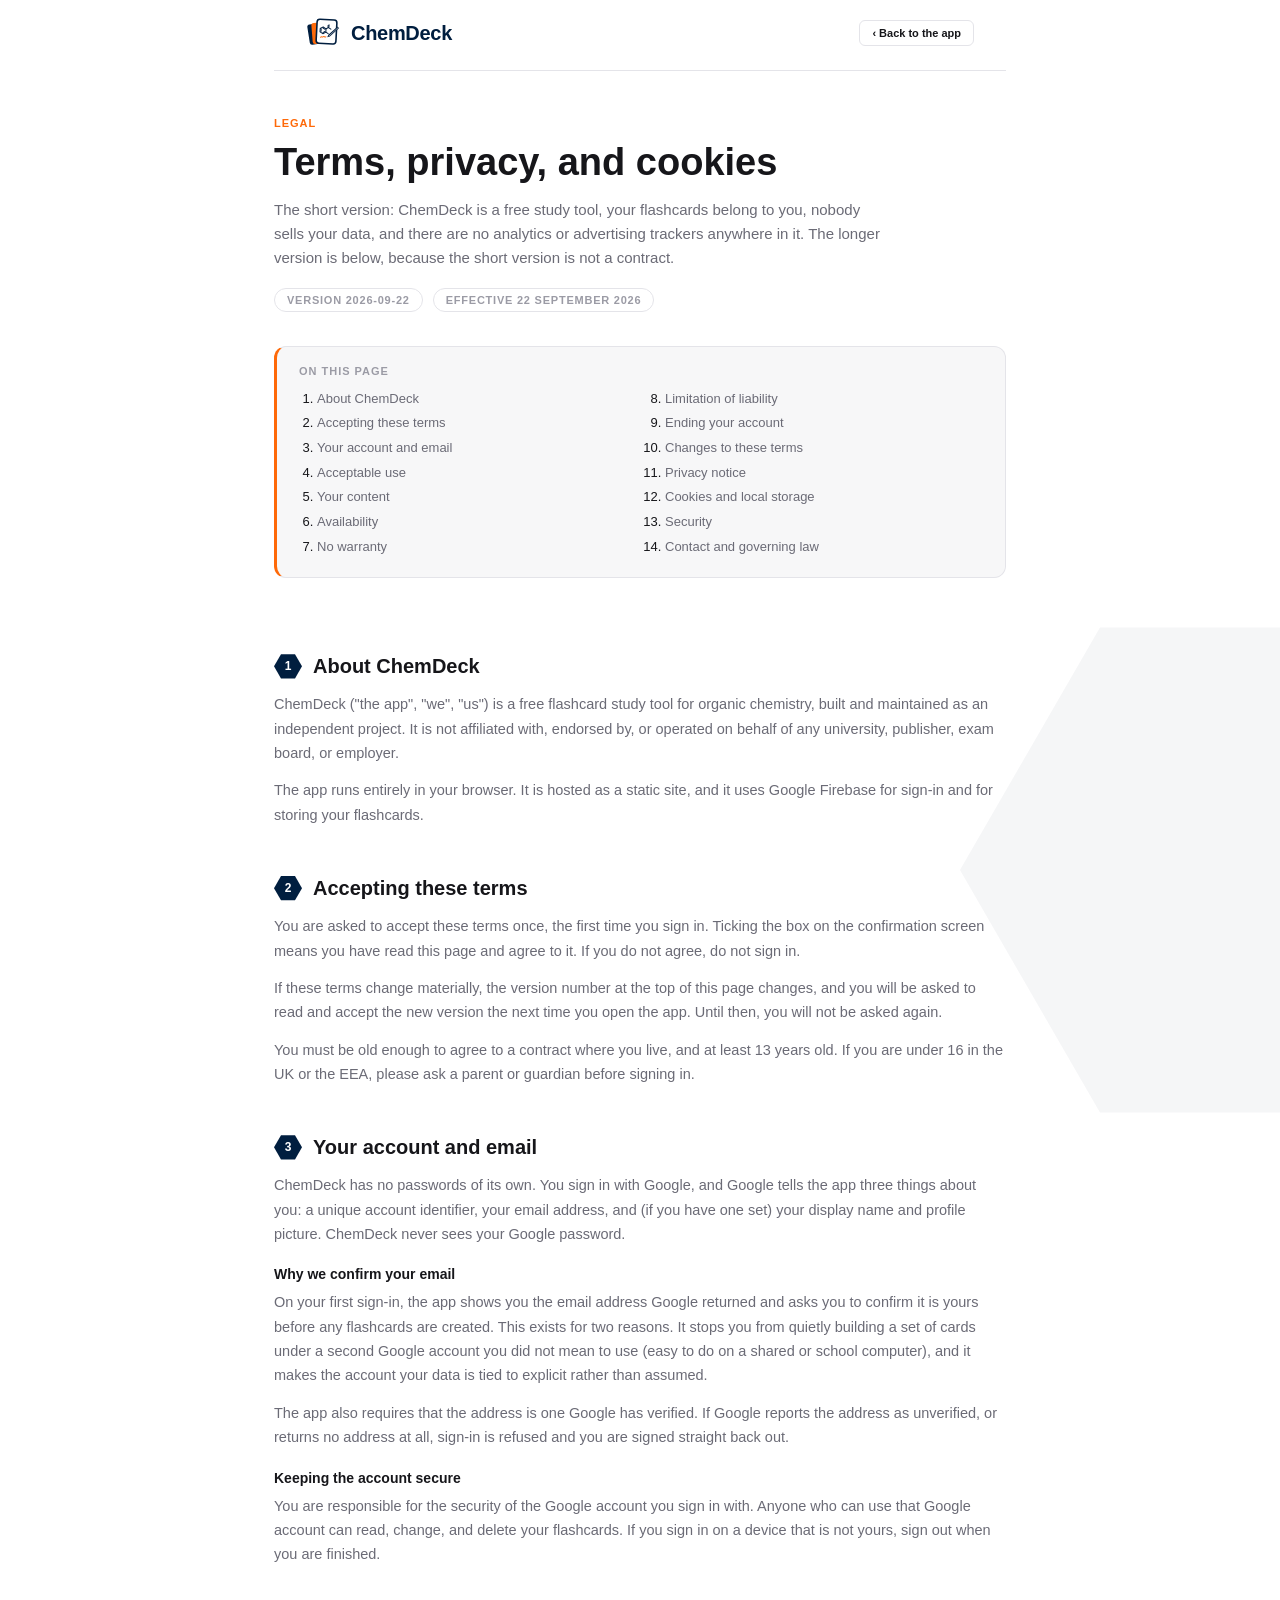
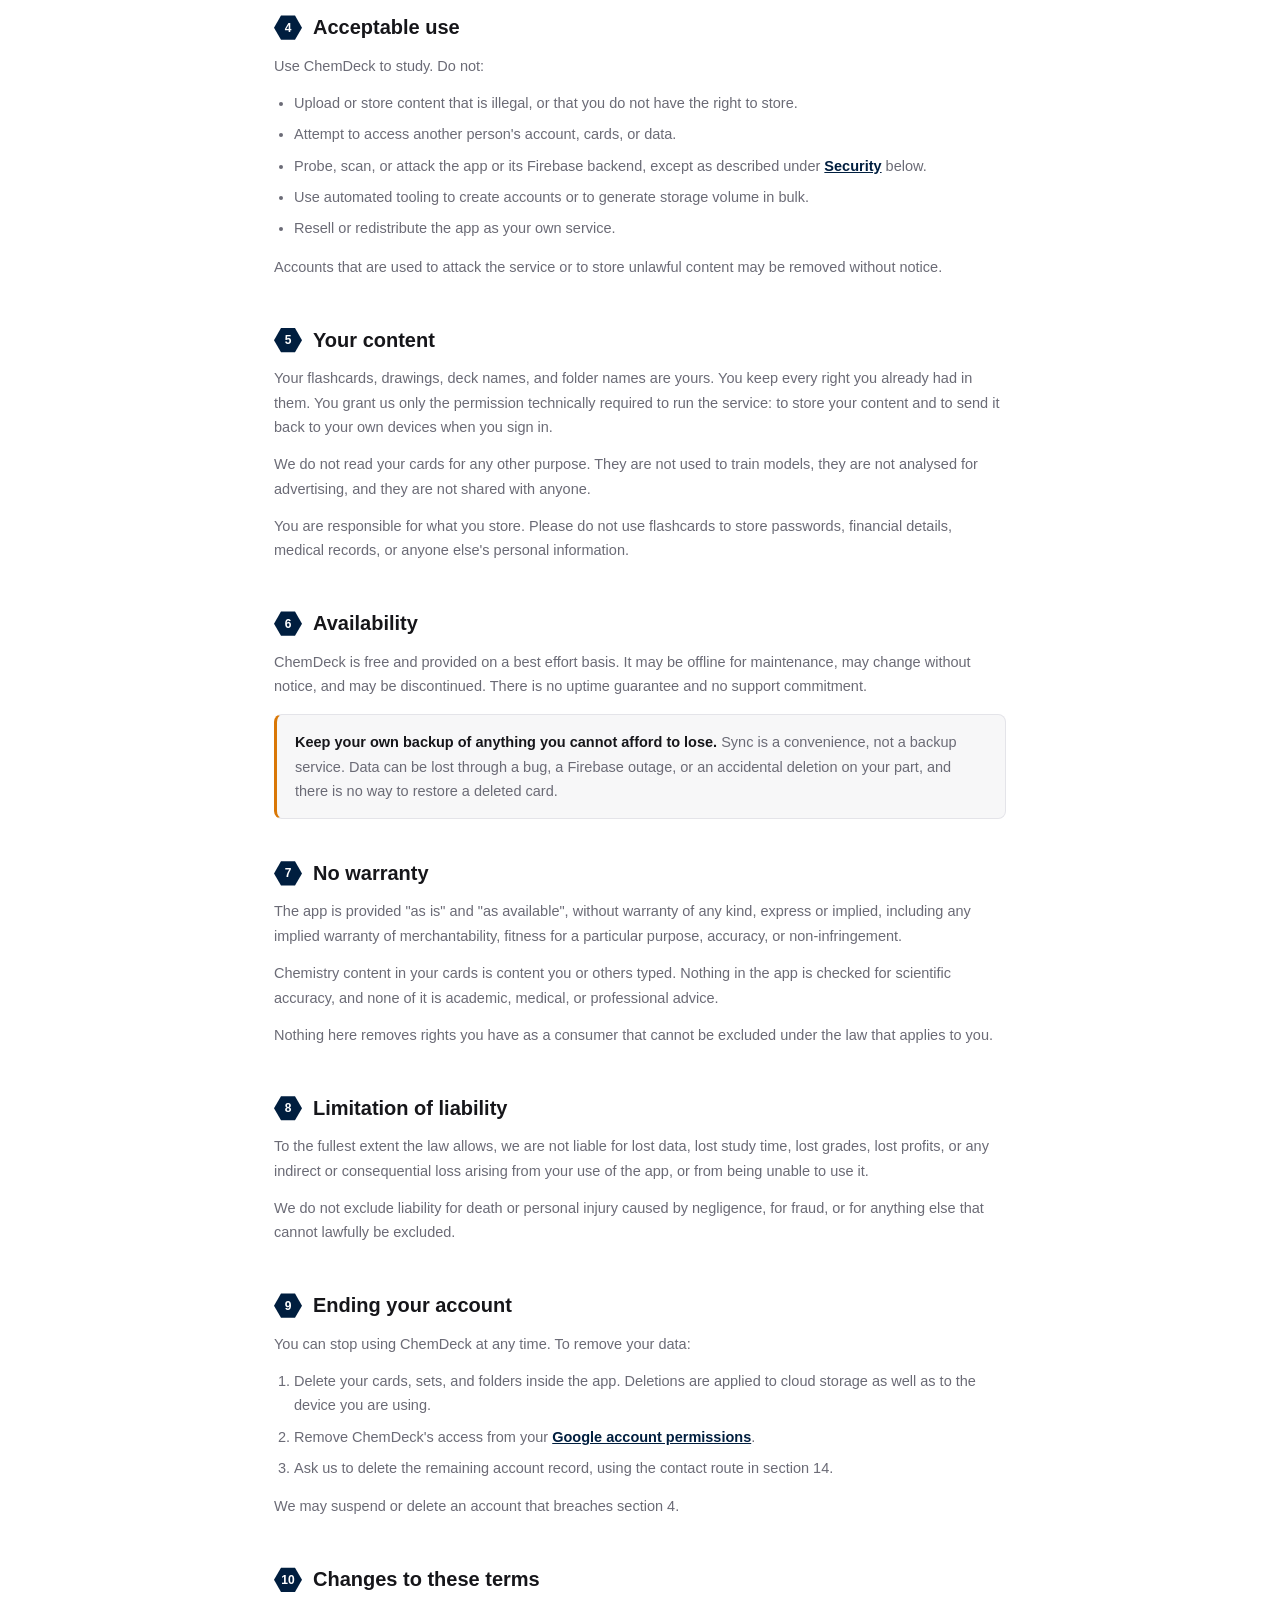
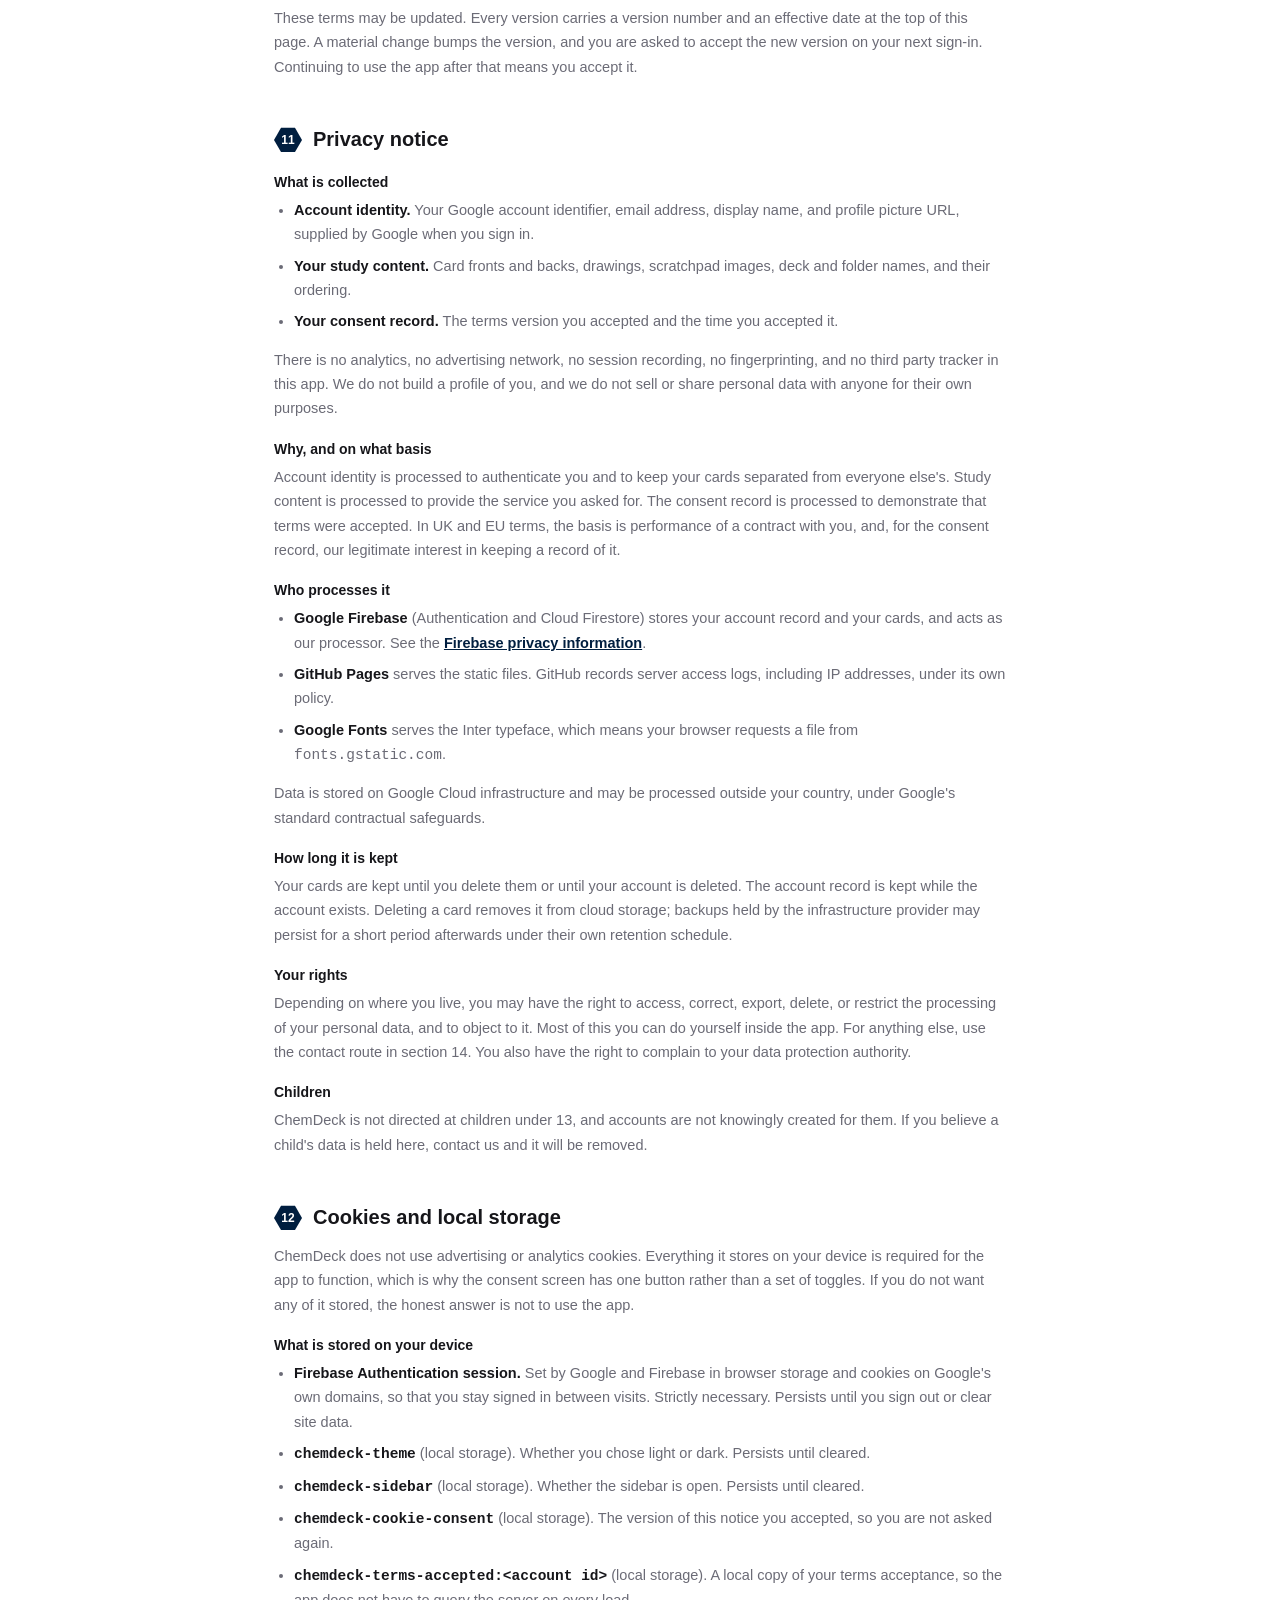
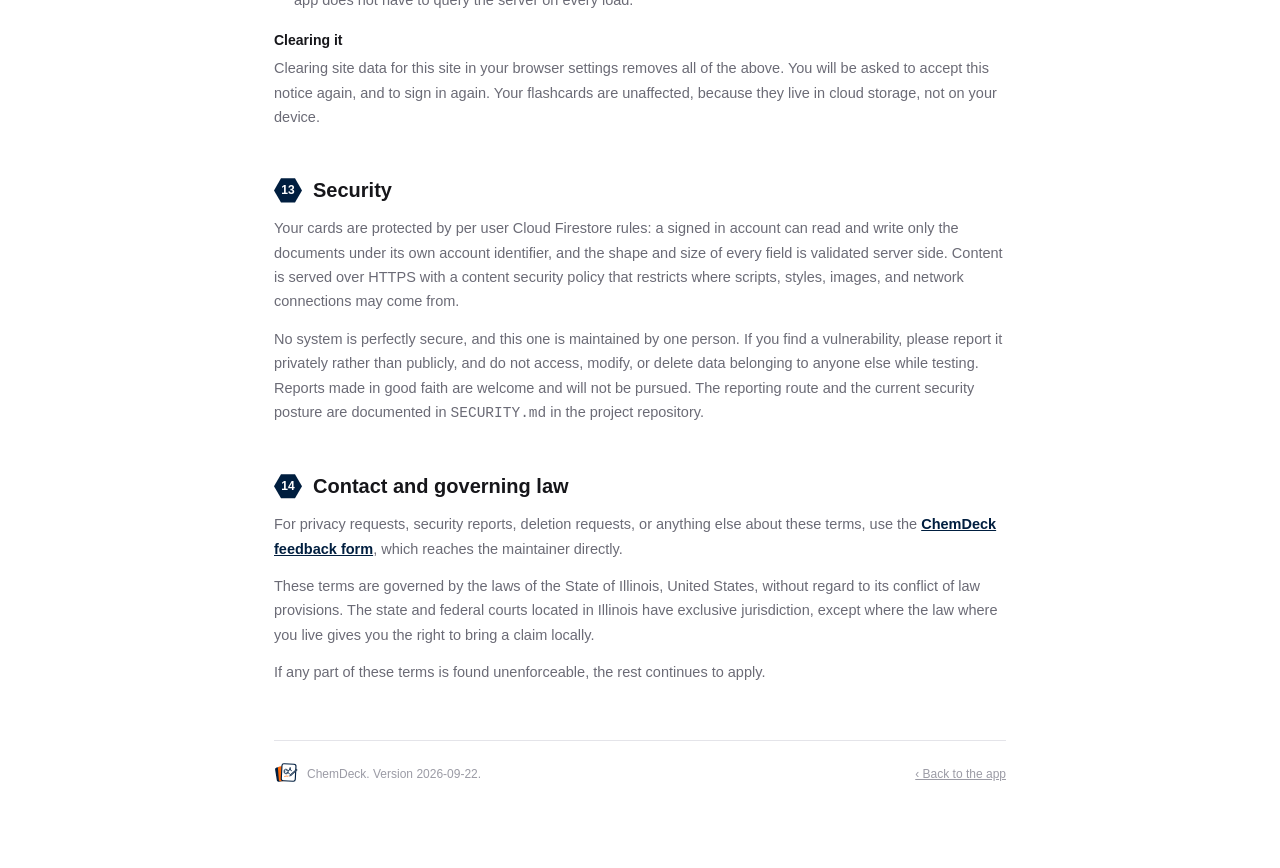
<file: terms.html>
<!DOCTYPE html>
<html lang="en">

<head>
    <meta charset="UTF-8" />
    <meta name="viewport" content="width=device-width, initial-scale=1.0" />
    <title>Terms and Conditions — ChemDeck</title>
    <meta name="description" content="The terms, privacy notice, and cookie policy for ChemDeck." />
    <meta http-equiv="Content-Security-Policy"
        content="default-src 'none'; script-src 'self'; style-src 'self' 'unsafe-inline' https://fonts.googleapis.com; font-src https://fonts.gstatic.com; img-src 'self' data:; connect-src 'self'; object-src 'none'; base-uri 'none'; form-action 'none'; upgrade-insecure-requests" />
    <meta name="referrer" content="strict-origin-when-cross-origin" />
    <link rel="icon" href="data:image/svg+xml,%3Csvg%20xmlns%3D%22http%3A%2F%2Fwww.w3.org%2F2000%2Fsvg%22%20viewBox%3D%221%204%2099%2084%22%3E%3Crect%20x%3D%229%22%20y%3D%2223%22%20width%3D%2247%22%20height%3D%2258%22%20rx%3D%227%22%20fill%3D%22%23001e3f%22%20transform%3D%22rotate%28-9%2032%2052%29%22%2F%3E%3Crect%20x%3D%2219%22%20y%3D%2220%22%20width%3D%2249%22%20height%3D%2260%22%20rx%3D%227%22%20fill%3D%22%23fe6909%22%20transform%3D%22rotate%28-4.5%2044%2050%29%22%2F%3E%3Cg%20transform%3D%22rotate%283%2060%2046%29%22%3E%3Crect%20x%3D%2232%22%20y%3D%2212%22%20width%3D%2256%22%20height%3D%2268%22%20rx%3D%228%22%20fill%3D%22%23ffffff%22%20stroke%3D%22%23001e3f%22%20stroke-width%3D%224.5%22%2F%3E%3Cg%20fill%3D%22none%22%20stroke%3D%22%23001e3f%22%20stroke-width%3D%222.8%22%20stroke-linecap%3D%22round%22%20stroke-linejoin%3D%22round%22%3E%3Cpolygon%20points%3D%2250%2C33.5%2058.23%2C38.25%2058.23%2C47.75%2050%2C52.5%2041.77%2C47.75%2041.77%2C38.25%22%2F%3E%3Cpath%20d%3D%22M44.47%2039.65V46.35%22%2F%3E%3Cpath%20d%3D%22M49.86%2036.54%2055.67%2039.89%22%2F%3E%3Cpath%20d%3D%22M55.67%2046.11%2049.86%2049.46%22%2F%3E%3Cpath%20d%3D%22M58.23%2047.75%2065%2051.5%22%2F%3E%3Cpath%20d%3D%22M58.23%2038.25%2065%2034.5%22%2F%3E%3Cpath%20d%3D%22M63.8%2034.5V27.5%22%2F%3E%3Cpath%20d%3D%22M66.2%2033.6V26.6%22%2F%3E%3Cpath%20d%3D%22M65%2034.5%2072%2038.5%22%2F%3E%3C%2Fg%3E%3Cpath%20d%3D%22M44%2063c3-4%205%201%208-2%202-2%204%202%207%200%22%20fill%3D%22none%22%20stroke%3D%22%23fe6909%22%20stroke-width%3D%222.9%22%20stroke-linecap%3D%22round%22%20stroke-linejoin%3D%22round%22%2F%3E%3Cpolygon%20points%3D%2263%2C62%2070.21%2C59.31%2095.26%2C34.26%2090.74%2C29.74%2065.69%2C54.79%22%20fill%3D%22%23001e3f%22%2F%3E%3Cpath%20d%3D%22M68.2%2057.3%2093%2032.5%22%20fill%3D%22none%22%20stroke%3D%22%23ffffff%22%20stroke-width%3D%221.4%22%20stroke-linecap%3D%22round%22%2F%3E%3C%2Fg%3E%3C%2Fsvg%3E" />
    <link rel="icon" href="data:image/svg+xml,%3Csvg%20xmlns%3D%22http%3A%2F%2Fwww.w3.org%2F2000%2Fsvg%22%20viewBox%3D%221%204%2099%2084%22%3E%3Crect%20x%3D%229%22%20y%3D%2223%22%20width%3D%2247%22%20height%3D%2258%22%20rx%3D%227%22%20fill%3D%22%232a3f5c%22%20transform%3D%22rotate%28-9%2032%2052%29%22%2F%3E%3Crect%20x%3D%2219%22%20y%3D%2220%22%20width%3D%2249%22%20height%3D%2260%22%20rx%3D%227%22%20fill%3D%22%23ff7a1f%22%20transform%3D%22rotate%28-4.5%2044%2050%29%22%2F%3E%3Cg%20transform%3D%22rotate%283%2060%2046%29%22%3E%3Crect%20x%3D%2232%22%20y%3D%2212%22%20width%3D%2256%22%20height%3D%2268%22%20rx%3D%228%22%20fill%3D%22%2312171e%22%20stroke%3D%22%23e8eef6%22%20stroke-width%3D%224.5%22%2F%3E%3Cg%20fill%3D%22none%22%20stroke%3D%22%23e8eef6%22%20stroke-width%3D%222.8%22%20stroke-linecap%3D%22round%22%20stroke-linejoin%3D%22round%22%3E%3Cpolygon%20points%3D%2250%2C33.5%2058.23%2C38.25%2058.23%2C47.75%2050%2C52.5%2041.77%2C47.75%2041.77%2C38.25%22%2F%3E%3Cpath%20d%3D%22M44.47%2039.65V46.35%22%2F%3E%3Cpath%20d%3D%22M49.86%2036.54%2055.67%2039.89%22%2F%3E%3Cpath%20d%3D%22M55.67%2046.11%2049.86%2049.46%22%2F%3E%3Cpath%20d%3D%22M58.23%2047.75%2065%2051.5%22%2F%3E%3Cpath%20d%3D%22M58.23%2038.25%2065%2034.5%22%2F%3E%3Cpath%20d%3D%22M63.8%2034.5V27.5%22%2F%3E%3Cpath%20d%3D%22M66.2%2033.6V26.6%22%2F%3E%3Cpath%20d%3D%22M65%2034.5%2072%2038.5%22%2F%3E%3C%2Fg%3E%3Cpath%20d%3D%22M44%2063c3-4%205%201%208-2%202-2%204%202%207%200%22%20fill%3D%22none%22%20stroke%3D%22%23ff7a1f%22%20stroke-width%3D%222.9%22%20stroke-linecap%3D%22round%22%20stroke-linejoin%3D%22round%22%2F%3E%3Cpolygon%20points%3D%2263%2C62%2070.21%2C59.31%2095.26%2C34.26%2090.74%2C29.74%2065.69%2C54.79%22%20fill%3D%22%23e8eef6%22%2F%3E%3Cpath%20d%3D%22M68.2%2057.3%2093%2032.5%22%20fill%3D%22none%22%20stroke%3D%22%2312171e%22%20stroke-width%3D%221.4%22%20stroke-linecap%3D%22round%22%2F%3E%3C%2Fg%3E%3C%2Fsvg%3E" media="(prefers-color-scheme: dark)" />
    <link rel="apple-touch-icon" href="data:image/svg+xml,%3Csvg%20xmlns%3D%22http%3A%2F%2Fwww.w3.org%2F2000%2Fsvg%22%20viewBox%3D%221%204%2099%2084%22%3E%3Crect%20x%3D%229%22%20y%3D%2223%22%20width%3D%2247%22%20height%3D%2258%22%20rx%3D%227%22%20fill%3D%22%23001e3f%22%20transform%3D%22rotate%28-9%2032%2052%29%22%2F%3E%3Crect%20x%3D%2219%22%20y%3D%2220%22%20width%3D%2249%22%20height%3D%2260%22%20rx%3D%227%22%20fill%3D%22%23fe6909%22%20transform%3D%22rotate%28-4.5%2044%2050%29%22%2F%3E%3Cg%20transform%3D%22rotate%283%2060%2046%29%22%3E%3Crect%20x%3D%2232%22%20y%3D%2212%22%20width%3D%2256%22%20height%3D%2268%22%20rx%3D%228%22%20fill%3D%22%23ffffff%22%20stroke%3D%22%23001e3f%22%20stroke-width%3D%224.5%22%2F%3E%3Cg%20fill%3D%22none%22%20stroke%3D%22%23001e3f%22%20stroke-width%3D%222.8%22%20stroke-linecap%3D%22round%22%20stroke-linejoin%3D%22round%22%3E%3Cpolygon%20points%3D%2250%2C33.5%2058.23%2C38.25%2058.23%2C47.75%2050%2C52.5%2041.77%2C47.75%2041.77%2C38.25%22%2F%3E%3Cpath%20d%3D%22M44.47%2039.65V46.35%22%2F%3E%3Cpath%20d%3D%22M49.86%2036.54%2055.67%2039.89%22%2F%3E%3Cpath%20d%3D%22M55.67%2046.11%2049.86%2049.46%22%2F%3E%3Cpath%20d%3D%22M58.23%2047.75%2065%2051.5%22%2F%3E%3Cpath%20d%3D%22M58.23%2038.25%2065%2034.5%22%2F%3E%3Cpath%20d%3D%22M63.8%2034.5V27.5%22%2F%3E%3Cpath%20d%3D%22M66.2%2033.6V26.6%22%2F%3E%3Cpath%20d%3D%22M65%2034.5%2072%2038.5%22%2F%3E%3C%2Fg%3E%3Cpath%20d%3D%22M44%2063c3-4%205%201%208-2%202-2%204%202%207%200%22%20fill%3D%22none%22%20stroke%3D%22%23fe6909%22%20stroke-width%3D%222.9%22%20stroke-linecap%3D%22round%22%20stroke-linejoin%3D%22round%22%2F%3E%3Cpolygon%20points%3D%2263%2C62%2070.21%2C59.31%2095.26%2C34.26%2090.74%2C29.74%2065.69%2C54.79%22%20fill%3D%22%23001e3f%22%2F%3E%3Cpath%20d%3D%22M68.2%2057.3%2093%2032.5%22%20fill%3D%22none%22%20stroke%3D%22%23ffffff%22%20stroke-width%3D%221.4%22%20stroke-linecap%3D%22round%22%2F%3E%3C%2Fg%3E%3C%2Fsvg%3E" />
    <script src="theme-init.js"></script>
    <link rel="preconnect" href="https://fonts.googleapis.com" />
    <link rel="preconnect" href="https://fonts.gstatic.com" crossorigin />
    <link href="https://fonts.googleapis.com/css2?family=Inter:wght@300;400;500;600;700;800&display=swap"
        rel="stylesheet" />
    <link rel="stylesheet" href="style.css" />
</head>

<body>

    <svg class="brand-sprite" width="0" height="0" aria-hidden="true" focusable="false">
        <symbol id="cd-mark" viewBox="1 4 99 84"><rect x="9" y="23" width="47" height="58" rx="7" fill="var(--mark-back)" transform="rotate(-9 32 52)"/><rect x="19" y="20" width="49" height="60" rx="7" fill="var(--accent-2)" transform="rotate(-4.5 44 50)"/><g transform="rotate(3 60 46)"><rect x="32" y="12" width="56" height="68" rx="8" fill="var(--mark-card)" stroke="var(--mark-ink)" stroke-width="4.5"/><g fill="none" stroke="var(--mark-ink)" stroke-width="2.8" stroke-linecap="round" stroke-linejoin="round"><polygon points="50,33.5 58.23,38.25 58.23,47.75 50,52.5 41.77,47.75 41.77,38.25"/><path d="M44.47 39.65V46.35"/><path d="M49.86 36.54 55.67 39.89"/><path d="M55.67 46.11 49.86 49.46"/><path d="M58.23 47.75 65 51.5"/><path d="M58.23 38.25 65 34.5"/><path d="M63.8 34.5V27.5"/><path d="M66.2 33.6V26.6"/><path d="M65 34.5 72 38.5"/></g><path d="M44 63c3-4 5 1 8-2 2-2 4 2 7 0" fill="none" stroke="var(--accent-2)" stroke-width="2.9" stroke-linecap="round" stroke-linejoin="round"/><polygon points="63,62 70.21,59.31 95.26,34.26 90.74,29.74 65.69,54.79" fill="var(--mark-ink)"/><path d="M68.2 57.3 93 32.5" fill="none" stroke="var(--mark-card)" stroke-width="1.4" stroke-linecap="round"/></g></symbol>
    </svg>

    <div class="bg-glow">
        <div class="orb"></div>
        <div class="orb"></div>
        <div class="orb"></div>
    </div>

    <svg class="legal-watermark" viewBox="0 0 100 100" aria-hidden="true">
        <polygon points="100,50 75,93.3 25,93.3 0,50 25,6.7 75,6.7" />
    </svg>

    <div class="legal-page">

        <header class="legal-header">
            <a class="brand-lockup legal-brand" href="index.html">
                <svg class="header-logo" viewBox="1 4 99 84" aria-hidden="true"><use href="#cd-mark" /></svg>
                <span class="logo-text">ChemDeck</span>
            </a>
            <a class="btn btn-sm" href="index.html">‹ Back to the app</a>
        </header>

        <div class="legal-hero">
            <span class="legal-eyebrow">Legal</span>
            <h1>Terms, privacy, and cookies</h1>
            <p>The short version: ChemDeck is a free study tool, your flashcards belong to you, nobody sells your data,
                and there are no analytics or advertising trackers anywhere in it. The longer version is below, because
                the short version is not a contract.</p>
            <div class="legal-meta">
                <span>Version 2026-09-22</span>
                <span>Effective 22 September 2026</span>
            </div>
        </div>

        <nav class="legal-toc">
            <h2>On this page</h2>
            <ol>
                <li><a href="#about">About ChemDeck</a></li>
                <li><a href="#acceptance">Accepting these terms</a></li>
                <li><a href="#account">Your account and email</a></li>
                <li><a href="#use">Acceptable use</a></li>
                <li><a href="#content">Your content</a></li>
                <li><a href="#availability">Availability</a></li>
                <li><a href="#warranty">No warranty</a></li>
                <li><a href="#liability">Limitation of liability</a></li>
                <li><a href="#ending">Ending your account</a></li>
                <li><a href="#changes">Changes to these terms</a></li>
                <li><a href="#privacy">Privacy notice</a></li>
                <li><a href="#cookies">Cookies and local storage</a></li>
                <li><a href="#security">Security</a></li>
                <li><a href="#contact">Contact and governing law</a></li>
            </ol>
        </nav>

        <section class="legal-section" id="about">
            <h2><span class="legal-num">1</span>About ChemDeck</h2>
            <p>ChemDeck ("the app", "we", "us") is a free flashcard study tool for organic chemistry, built and
                maintained as an independent project. It is not affiliated with, endorsed by, or operated on behalf of
                any university, publisher, exam board, or employer.</p>
            <p>The app runs entirely in your browser. It is hosted as a static site, and it uses Google Firebase for
                sign-in and for storing your flashcards.</p>
        </section>

        <section class="legal-section" id="acceptance">
            <h2><span class="legal-num">2</span>Accepting these terms</h2>
            <p>You are asked to accept these terms once, the first time you sign in. Ticking the box on the
                confirmation screen means you have read this page and agree to it. If you do not agree, do not sign
                in.</p>
            <p>If these terms change materially, the version number at the top of this page changes, and you will be
                asked to read and accept the new version the next time you open the app. Until then, you will not be
                asked again.</p>
            <p>You must be old enough to agree to a contract where you live, and at least 13 years old. If you are
                under 16 in the UK or the EEA, please ask a parent or guardian before signing in.</p>
        </section>

        <section class="legal-section" id="account">
            <h2><span class="legal-num">3</span>Your account and email</h2>
            <p>ChemDeck has no passwords of its own. You sign in with Google, and Google tells the app three things
                about you: a unique account identifier, your email address, and (if you have one set) your display name
                and profile picture. ChemDeck never sees your Google password.</p>
            <h3>Why we confirm your email</h3>
            <p>On your first sign-in, the app shows you the email address Google returned and asks you to confirm it is
                yours before any flashcards are created. This exists for two reasons. It stops you from quietly building
                a set of cards under a second Google account you did not mean to use (easy to do on a shared or school
                computer), and it makes the account your data is tied to explicit rather than assumed.</p>
            <p>The app also requires that the address is one Google has verified. If Google reports the address as
                unverified, or returns no address at all, sign-in is refused and you are signed straight back out.</p>
            <h3>Keeping the account secure</h3>
            <p>You are responsible for the security of the Google account you sign in with. Anyone who can use that
                Google account can read, change, and delete your flashcards. If you sign in on a device that is not
                yours, sign out when you are finished.</p>
        </section>

        <section class="legal-section" id="use">
            <h2><span class="legal-num">4</span>Acceptable use</h2>
            <p>Use ChemDeck to study. Do not:</p>
            <ul>
                <li>Upload or store content that is illegal, or that you do not have the right to store.</li>
                <li>Attempt to access another person's account, cards, or data.</li>
                <li>Probe, scan, or attack the app or its Firebase backend, except as described under
                    <a href="#security">Security</a> below.</li>
                <li>Use automated tooling to create accounts or to generate storage volume in bulk.</li>
                <li>Resell or redistribute the app as your own service.</li>
            </ul>
            <p>Accounts that are used to attack the service or to store unlawful content may be removed without
                notice.</p>
        </section>

        <section class="legal-section" id="content">
            <h2><span class="legal-num">5</span>Your content</h2>
            <p>Your flashcards, drawings, deck names, and folder names are yours. You keep every right you already had
                in them. You grant us only the permission technically required to run the service: to store your content
                and to send it back to your own devices when you sign in.</p>
            <p>We do not read your cards for any other purpose. They are not used to train models, they are not analysed
                for advertising, and they are not shared with anyone.</p>
            <p>You are responsible for what you store. Please do not use flashcards to store passwords, financial
                details, medical records, or anyone else's personal information.</p>
        </section>

        <section class="legal-section" id="availability">
            <h2><span class="legal-num">6</span>Availability</h2>
            <p>ChemDeck is free and provided on a best effort basis. It may be offline for maintenance, may change
                without notice, and may be discontinued. There is no uptime guarantee and no support commitment.</p>
            <div class="legal-callout">
                <p><strong>Keep your own backup of anything you cannot afford to lose.</strong> Sync is a convenience,
                    not a backup service. Data can be lost through a bug, a Firebase outage, or an accidental
                    deletion on your part, and there is no way to restore a deleted card.</p>
            </div>
        </section>

        <section class="legal-section" id="warranty">
            <h2><span class="legal-num">7</span>No warranty</h2>
            <p>The app is provided "as is" and "as available", without warranty of any kind, express or implied,
                including any implied warranty of merchantability, fitness for a particular purpose, accuracy, or
                non-infringement.</p>
            <p>Chemistry content in your cards is content you or others typed. Nothing in the app is checked for
                scientific accuracy, and none of it is academic, medical, or professional advice.</p>
            <p>Nothing here removes rights you have as a consumer that cannot be excluded under the law that applies to
                you.</p>
        </section>

        <section class="legal-section" id="liability">
            <h2><span class="legal-num">8</span>Limitation of liability</h2>
            <p>To the fullest extent the law allows, we are not liable for lost data, lost study time, lost grades, lost
                profits, or any indirect or consequential loss arising from your use of the app, or from being unable to
                use it.</p>
            <p>We do not exclude liability for death or personal injury caused by negligence, for fraud, or for anything
                else that cannot lawfully be excluded.</p>
        </section>

        <section class="legal-section" id="ending">
            <h2><span class="legal-num">9</span>Ending your account</h2>
            <p>You can stop using ChemDeck at any time. To remove your data:</p>
            <ol>
                <li>Delete your cards, sets, and folders inside the app. Deletions are applied to cloud storage as well
                    as to the device you are using.</li>
                <li>Remove ChemDeck's access from your
                    <a href="https://myaccount.google.com/permissions" target="_blank" rel="noopener noreferrer">Google
                        account permissions</a>.</li>
                <li>Ask us to delete the remaining account record, using the contact route in section 14.</li>
            </ol>
            <p>We may suspend or delete an account that breaches section 4.</p>
        </section>

        <section class="legal-section" id="changes">
            <h2><span class="legal-num">10</span>Changes to these terms</h2>
            <p>These terms may be updated. Every version carries a version number and an effective date at the top of
                this page. A material change bumps the version, and you are asked to accept the new version on your
                next sign-in. Continuing to use the app after that means you accept it.</p>
        </section>

        <section class="legal-section" id="privacy">
            <h2><span class="legal-num">11</span>Privacy notice</h2>

            <h3>What is collected</h3>
            <ul>
                <li><strong>Account identity.</strong> Your Google account identifier, email address, display name, and
                    profile picture URL, supplied by Google when you sign in.</li>
                <li><strong>Your study content.</strong> Card fronts and backs, drawings, scratchpad images, deck and
                    folder names, and their ordering.</li>
                <li><strong>Your consent record.</strong> The terms version you accepted and the time you accepted it.
                </li>
            </ul>
            <p>There is no analytics, no advertising network, no session recording, no fingerprinting, and no
                third party tracker in this app. We do not build a profile of you, and we do not sell or share personal
                data with anyone for their own purposes.</p>

            <h3>Why, and on what basis</h3>
            <p>Account identity is processed to authenticate you and to keep your cards separated from everyone else's.
                Study content is processed to provide the service you asked for. The consent record is processed to
                demonstrate that terms were accepted. In UK and EU terms, the basis is performance of a contract with
                you, and, for the consent record, our legitimate interest in keeping a record of it.</p>

            <h3>Who processes it</h3>
            <ul>
                <li><strong>Google Firebase</strong> (Authentication and Cloud Firestore) stores your account record and
                    your cards, and acts as our processor. See the
                    <a href="https://firebase.google.com/support/privacy" target="_blank" rel="noopener noreferrer">
                        Firebase privacy information</a>.</li>
                <li><strong>GitHub Pages</strong> serves the static files. GitHub records server access logs, including
                    IP addresses, under its own policy.</li>
                <li><strong>Google Fonts</strong> serves the Inter typeface, which means your browser requests a file
                    from <code>fonts.gstatic.com</code>.</li>
            </ul>
            <p>Data is stored on Google Cloud infrastructure and may be processed outside your country, under Google's
                standard contractual safeguards.</p>

            <h3>How long it is kept</h3>
            <p>Your cards are kept until you delete them or until your account is deleted. The account record is kept
                while the account exists. Deleting a card removes it from cloud storage; backups held by the
                infrastructure provider may persist for a short period afterwards under their own retention schedule.
                </p>

            <h3>Your rights</h3>
            <p>Depending on where you live, you may have the right to access, correct, export, delete, or restrict the
                processing of your personal data, and to object to it. Most of this you can do yourself inside the app.
                For anything else, use the contact route in section 14. You also have the right to complain to your
                data protection authority.</p>

            <h3>Children</h3>
            <p>ChemDeck is not directed at children under 13, and accounts are not knowingly created for them. If you
                believe a child's data is held here, contact us and it will be removed.</p>
        </section>

        <section class="legal-section" id="cookies">
            <h2><span class="legal-num">12</span>Cookies and local storage</h2>
            <p>ChemDeck does not use advertising or analytics cookies. Everything it stores on your device is required
                for the app to function, which is why the consent screen has one button rather than a set of toggles.
                If you do not want any of it stored, the honest answer is not to use the app.</p>

            <h3>What is stored on your device</h3>
            <ul>
                <li><strong>Firebase Authentication session.</strong> Set by Google and Firebase in browser storage and
                    cookies on Google's own domains, so that you stay signed in between visits. Strictly necessary.
                    Persists until you sign out or clear site data.</li>
                <li><strong><code>chemdeck-theme</code></strong> (local storage). Whether you chose light or dark.
                    Persists until cleared.</li>
                <li><strong><code>chemdeck-sidebar</code></strong> (local storage). Whether the sidebar is open.
                    Persists until cleared.</li>
                <li><strong><code>chemdeck-cookie-consent</code></strong> (local storage). The version of this notice
                    you accepted, so you are not asked again.</li>
                <li><strong><code>chemdeck-terms-accepted:&lt;account id&gt;</code></strong> (local storage). A local
                    copy of your terms acceptance, so the app does not have to query the server on every load.</li>
            </ul>

            <h3>Clearing it</h3>
            <p>Clearing site data for this site in your browser settings removes all of the above. You will be asked to
                accept this notice again, and to sign in again. Your flashcards are unaffected, because they live in
                cloud storage, not on your device.</p>
        </section>

        <section class="legal-section" id="security">
            <h2><span class="legal-num">13</span>Security</h2>
            <p>Your cards are protected by per user Cloud Firestore rules: a signed in account can read and write only
                the documents under its own account identifier, and the shape and size of every field is validated
                server side. Content is served over HTTPS with a content security policy that restricts where scripts,
                styles, images, and network connections may come from.</p>
            <p>No system is perfectly secure, and this one is maintained by one person. If you find a vulnerability,
                please report it privately rather than publicly, and do not access, modify, or delete data belonging to
                anyone else while testing. Reports made in good faith are welcome and will not be pursued. The reporting
                route and the current security posture are documented in <code>SECURITY.md</code> in the project
                repository.</p>
        </section>

        <section class="legal-section" id="contact">
            <h2><span class="legal-num">14</span>Contact and governing law</h2>
            <p>For privacy requests, security reports, deletion requests, or anything else about these terms, use the
                <a href="https://docs.google.com/forms/d/e/1FAIpQLScUP8M6NQgWFrLJnILMcgqaDOjJzO_IBMbGm-C5LzXB8sd2Ug/viewform?usp=dialog"
                    target="_blank" rel="noopener noreferrer">ChemDeck feedback form</a>, which reaches the maintainer
                directly.</p>
            <p>These terms are governed by the laws of the State of Illinois, United States, without regard to its
                conflict of law provisions. The state and federal courts located in Illinois have exclusive
                jurisdiction, except where the law where you live gives you the right to bring a claim locally.</p>
            <p>If any part of these terms is found unenforceable, the rest continues to apply.</p>
        </section>

        <footer class="legal-footer">
            <span class="legal-footer-brand">
                <svg class="header-logo" viewBox="1 4 99 84" aria-hidden="true"><use href="#cd-mark" /></svg>
                ChemDeck. Version 2026-09-22.
            </span>
            <a href="index.html">‹ Back to the app</a>
        </footer>

    </div>

</body>

</html>
</file>
<file: style.css>
*,
        *::before,
        *::after {
            margin: 0;
            padding: 0;
            box-sizing: border-box;
        }

        :root {
            --bg-primary: #ffffff;
            --bg-secondary: #f7f7f8;
            --bg-card: #ffffff;
            --bg-card-hover: #fafafa;
            --glass: #ffffff;
            --glass-border: #e4e4e9;
            --text-primary: #16161a;
            --text-secondary: #6b6b76;
            --text-muted: #9b9ba5;
            --accent: #001e3f;
            --accent-glow: rgba(0, 30, 63, 0.08);
            --accent-light: #143c64;
            --accent-2: #fe6909;
            --accent-2-glow: rgba(254, 105, 9, 0.12);
            --danger: #dc2626;
            --success: #16a34a;
            --warning: #d97706;
            --mark-ink: #001e3f;
            --mark-back: #001e3f;
            --mark-card: #ffffff;
            --radius: 12px;
            --radius-sm: 8px;
            --radius-xs: 6px;
            --shadow: 0 1px 2px rgba(16,16,20,0.04), 0 6px 20px rgba(16,16,20,0.06);
            --transition: 0.15s ease;
            color-scheme: light;
        }

        @media (prefers-color-scheme: dark) {
            :root:not([data-theme="light"]) {
                --bg-primary: #0b0f14;
                --bg-secondary: #12171e;
                --bg-card: #12171e;
                --bg-card-hover: #1a212b;
                --glass: #12171e;
                --glass-border: #262d38;
                --text-primary: #f1f3f5;
                --text-secondary: #a3adb8;
                --text-muted: #6b7684;
                --accent: #5b8fd9;
                --accent-glow: rgba(91, 143, 217, 0.15);
                --accent-light: #7fa8e3;
                --accent-2: #ff7a1f;
                --accent-2-glow: rgba(255, 122, 31, 0.18);
                --danger: #ef4444;
                --success: #22c55e;
                --warning: #f59e0b;
                --mark-ink: #e8eef6;
                --mark-back: #2a3f5c;
                --mark-card: #12171e;
                --shadow: 0 1px 2px rgba(0,0,0,0.3), 0 8px 24px rgba(0,0,0,0.5);
                color-scheme: dark;
            }
        }

        :root[data-theme="dark"] {
            --bg-primary: #0b0f14;
            --bg-secondary: #12171e;
            --bg-card: #12171e;
            --bg-card-hover: #1a212b;
            --glass: #12171e;
            --glass-border: #262d38;
            --text-primary: #f1f3f5;
            --text-secondary: #a3adb8;
            --text-muted: #6b7684;
            --accent: #5b8fd9;
            --accent-glow: rgba(91, 143, 217, 0.15);
            --accent-light: #7fa8e3;
            --accent-2: #ff7a1f;
            --accent-2-glow: rgba(255, 122, 31, 0.18);
            --danger: #ef4444;
            --success: #22c55e;
            --warning: #f59e0b;
            --mark-ink: #e8eef6;
            --mark-back: #2a3f5c;
            --mark-card: #12171e;
            --shadow: 0 1px 2px rgba(0,0,0,0.3), 0 8px 24px rgba(0,0,0,0.5);
            color-scheme: dark;
        }

        body {
            font-family: 'Inter', -apple-system, sans-serif;
            background: var(--bg-primary);
            color: var(--text-primary);
            min-height: 100vh;
            overflow-x: hidden;
        }

        /* ── Animated Background ── */
        .bg-glow {
            display: none;
        }

        .bg-glow .orb {
            position: absolute;
            border-radius: 50%;
            filter: blur(120px);
            opacity: 0.3;
            animation: orbFloat 20s ease-in-out infinite alternate;
        }

        .bg-glow .orb:nth-child(1) {
            width: 600px;
            height: 600px;
            background: var(--accent);
            top: -10%;
            left: -10%;
            animation-duration: 25s;
        }

        .bg-glow .orb:nth-child(2) {
            width: 500px;
            height: 500px;
            background: var(--accent-2);
            bottom: -15%;
            right: -10%;
            animation-duration: 30s;
            animation-delay: -5s;
        }

        .bg-glow .orb:nth-child(3) {
            width: 350px;
            height: 350px;
            background: #e879f9;
            top: 50%;
            left: 50%;
            transform: translate(-50%, -50%);
            animation-duration: 22s;
            animation-delay: -10s;
        }

        @keyframes orbFloat {
            0% {
                transform: translate(0, 0) scale(1);
            }

            33% {
                transform: translate(40px, -30px) scale(1.05);
            }

            66% {
                transform: translate(-20px, 40px) scale(0.95);
            }

            100% {
                transform: translate(30px, 20px) scale(1.02);
            }
        }

        /* ── Login Screen ── */
        #login-screen {
            position: fixed;
            inset: 0;
            z-index: 100;
            display: flex;
            align-items: center;
            justify-content: center;
            background: var(--bg-primary);
            transition: opacity 0.4s ease, visibility 0.4s ease;
        }

        #login-screen.hidden {
            opacity: 0;
            visibility: hidden;
            pointer-events: none;
        }

        .login-card {
            background: var(--glass);
            border: 1px solid var(--glass-border);
            border-radius: 16px;
            padding: 48px 40px;
            text-align: center;
            max-width: 420px;
            width: 90%;
            box-shadow: var(--shadow);
            animation: fadeInUp 0.6s ease-out;
        }

        .login-brand {
            justify-content: center;
            gap: 14px;
            margin-bottom: 14px;
        }

        .login-brand .header-logo {
            height: 51px;
            width: 60px;
        }

        .login-brand .logo-text {
            font-size: 36px;
        }

        .login-card .login-tagline {
            font-size: 11px;
            font-weight: 700;
            letter-spacing: 0.13em;
            line-height: 1.5;
            text-transform: uppercase;
            color: var(--accent-2);
            margin-bottom: 22px;
        }

        .login-card p {
            color: var(--text-secondary);
            font-size: 14px;
            margin-bottom: 32px;
            line-height: 1.5;
        }

        .btn-google {
            display: inline-flex;
            align-items: center;
            gap: 12px;
            background: #fff;
            color: #333;
            border: none;
            padding: 14px 32px;
            border-radius: 12px;
            font-size: 15px;
            font-weight: 600;
            font-family: inherit;
            cursor: pointer;
            transition: var(--transition);
            box-shadow: 0 4px 16px rgba(0, 0, 0, 0.2);
        }

        .btn-google:hover {
            transform: translateY(-2px);
            box-shadow: 0 8px 24px rgba(0, 0, 0, 0.3);
        }

        .btn-google:active {
            transform: translateY(0);
        }

        .btn-google svg {
            width: 20px;
            height: 20px;
            flex-shrink: 0;
        }

        .btn-google:disabled {
            opacity: 0.6;
            cursor: wait;
        }

        .theme-toggle-login {
            position: absolute;
            top: 20px;
            right: 20px;
            width: 36px;
            height: 36px;
            border-radius: 50%;
            border: 1px solid var(--glass-border);
            background: var(--glass);
            color: var(--text-primary);
            font-size: 15px;
            cursor: pointer;
            display: flex;
            align-items: center;
            justify-content: center;
            transition: var(--transition);
        }

        .theme-toggle-login:hover {
            background: var(--bg-card-hover);
        }

        .feedback-link {
            display: inline-block;
            margin-top: 18px;
            font-size: 12px;
            color: var(--text-muted);
            text-decoration: underline;
        }

        .feedback-link:hover {
            color: var(--accent);
        }

        /* ── Maintenance Screen ── */
        .maintenance-screen {
            display: none;
            position: fixed;
            inset: 0;
            z-index: 1000;
            flex-direction: column;
            background: var(--bg-primary);
            overflow: hidden;
            padding: 28px 40px 64px;
        }

        .maintenance-screen.visible {
            display: flex;
        }

        .maintenance-watermark {
            position: absolute;
            width: 620px;
            height: 620px;
            right: -140px;
            bottom: -160px;
            color: var(--accent);
            opacity: 0.06;
            pointer-events: none;
        }

        .maintenance-watermark polygon {
            fill: currentColor;
        }

        .maintenance-header {
            display: flex;
            align-items: center;
            gap: 10px;
            position: relative;
            z-index: 1;
        }

        .maintenance-content {
            position: relative;
            z-index: 1;
            max-width: 480px;
            margin-top: auto;
            animation: fadeInUp 0.6s ease-out;
        }

        .maintenance-content h1 {
            font-size: 40px;
            font-weight: 800;
            line-height: 1.15;
            color: var(--text-primary);
            margin-bottom: 16px;
        }

        .maintenance-content p {
            color: var(--text-secondary);
            font-size: 15px;
            line-height: 1.6;
            margin-bottom: 28px;
        }

        /* ── App Shell ── */
        #app {
            display: none;
            position: relative;
            z-index: 1;
        }

        #app.visible {
            display: block;
            animation: fadeInUp 0.5s ease-out;
        }

        @keyframes fadeInUp {
            from {
                opacity: 0;
                transform: translateY(20px);
            }

            to {
                opacity: 1;
                transform: translateY(0);
            }
        }

        /* ── Header ── */
        header {
            display: flex;
            align-items: center;
            justify-content: space-between;
            padding: 20px 32px;
            background: var(--bg-primary);
            border-bottom: 1px solid var(--glass-border);
            position: sticky;
            top: 0;
            z-index: 95;
        }

        .header-left {
            display: flex;
            align-items: center;
            gap: 10px;
        }

        .header-logo {
            height: 30px;
            width: 35px;
            display: block;
            color: var(--accent);
            flex-shrink: 0;
        }

        .brand-sprite {
            position: absolute;
            width: 0;
            height: 0;
            overflow: hidden;
        }

        /* -- Brand lockup (hexagon mark + wordmark) -- */
        .brand-lockup {
            display: inline-flex;
            align-items: center;
            gap: 10px;
            text-decoration: none;
        }

        .logo-text {
            font-size: 20px;
            font-weight: 800;
            letter-spacing: -0.015em;
            line-height: 1;
            color: var(--accent);
        }

        .header-right {
            display: flex;
            align-items: center;
            gap: 10px;
        }

        .user-avatar {
            width: 32px;
            height: 32px;
            border-radius: 50%;
            border: 2px solid var(--accent);
            object-fit: cover;
        }

        .user-name {
            font-size: 13px;
            font-weight: 500;
            color: var(--text-secondary);
            max-width: 120px;
            overflow: hidden;
            text-overflow: ellipsis;
            white-space: nowrap;
        }

        /* ── Buttons ── */
        .btn {
            display: inline-flex;
            align-items: center;
            gap: 6px;
            padding: 10px 16px;
            border-radius: var(--radius-sm);
            font-size: 12px;
            font-weight: 600;
            font-family: inherit;
            border: 1px solid var(--glass-border);
            background: var(--glass);
            color: var(--text-primary);
            cursor: pointer;
            transition: var(--transition);
            white-space: nowrap;
            user-select: none;
            flex-shrink: 0;
            text-decoration: none;
        }

        .btn:hover {
            background: var(--bg-card-hover);
            border-color: rgba(255, 255, 255, 0.18);
            transform: translateY(-1px);
        }

        .btn:active {
            transform: translateY(0);
        }

        .btn-accent {
            background: var(--accent);
            border-color: transparent;
            color: #fff;
        }

        .btn-accent:hover {
            background: var(--accent-light);
            border-color: transparent;
        }

        .btn-danger {
            border-color: rgba(244, 63, 94, 0.3);
            color: var(--danger);
        }

        .btn-danger:hover {
            background: rgba(244, 63, 94, 0.1);
            border-color: rgba(244, 63, 94, 0.4);
        }

        .btn-sm {
            padding: 6px 12px;
            font-size: 11px;
            border-radius: var(--radius-xs);
        }

        .btn-active {
            border-color: var(--accent) !important;
            background: var(--accent-glow) !important;
            color: var(--accent) !important;
        }

        /* ── Toolbar — FIX: wrap nicely, all buttons same row, scroll on overflow ── */
        .toolbar {
            display: flex;
            align-items: center;
            gap: 8px;
            padding: 14px 32px;
            flex-wrap: nowrap;
            overflow-x: auto;
            scrollbar-width: none;
            border-bottom: 1px solid var(--glass-border);
            background: var(--bg-primary);
        }

        .toolbar::-webkit-scrollbar {
            display: none;
        }

        .toolbar .spacer {
            flex: 1;
            min-width: 8px;
        }

        .card-counter {
            font-size: 12px;
            color: var(--text-secondary);
            font-weight: 500;
            background: var(--glass);
            padding: 5px 12px;
            border-radius: 20px;
            border: 1px solid var(--glass-border);
            white-space: nowrap;
            flex-shrink: 0;
        }

        /* ── Card Stage ── */
        .card-stage {
            display: flex;
            align-items: center;
            justify-content: center;
            padding: 32px 40px 52px;
            min-height: 480px;
            perspective: 1200px;
            background: var(--bg-primary);
        }

        .card-nav-btn {
            width: 44px;
            height: 44px;
            border-radius: 50%;
            border: 1px solid var(--glass-border);
            background: var(--glass);
            color: var(--text-primary);
            display: flex;
            align-items: center;
            justify-content: center;
            cursor: pointer;
            transition: var(--transition);
            flex-shrink: 0;
            font-size: 20px;
        }

        .card-nav-btn:hover {
            background: var(--bg-card-hover);
            transform: scale(1.08);
        }

        .card-nav-btn:disabled {
            opacity: 0.3;
            cursor: not-allowed;
            transform: none;
        }

        /* ── Mobile Controls ── */
        .mobile-controls {
            display: none;
            width: 100%;
            max-width: 400px;
            margin: 16px auto 0;
            gap: 12px;
            justify-content: center;
            align-items: center;
        }

        .mobile-btn {
            background: var(--glass);
            border: 1px solid var(--glass-border);
            color: var(--text-primary);
            border-radius: 8px;
            padding: 12px 18px;
            font-size: 14px;
            font-weight: 600;
            display: flex;
            align-items: center;
            justify-content: center;
            gap: 6px;
            cursor: pointer;
            transition: var(--transition);
        }

        .mobile-btn:hover {
            background: var(--bg-card-hover);
            transform: translateY(-2px);
        }

        .mobile-btn:active {
            transform: translateY(0);
        }

        .mobile-btn:disabled {
            opacity: 0.3;
            cursor: not-allowed;
            transform: none;
        }

        .mobile-btn.flip-btn {
            flex: 1;
            background: var(--accent-glow);
            border-color: var(--accent);
            color: var(--text-primary);
        }

        .mobile-btn.flip-btn:hover {
            background: rgba(0, 30, 63, 0.16);
        }

        /* ── Flashcard ── */
        .card-container {
            width: 580px;
            max-width: calc(100vw - 160px);
            height: 360px;
            margin: 0 20px;
            position: relative;
            /* FIX: disable long-press text selection */
            -webkit-user-select: none;
            user-select: none;
            -webkit-touch-callout: none;
        }

        .card-inner {
            width: 100%;
            height: 100%;
            position: relative;
            transform-style: preserve-3d;
            transition: transform 0.7s cubic-bezier(0.4, 0, 0.2, 1);
        }

        .card-container.flipped .card-inner {
            transform: rotateY(180deg);
        }

        .card-face {
            position: absolute;
            inset: 0;
            backface-visibility: hidden;
            border-radius: 16px;
            border: 1px solid var(--glass-border);
            background: var(--bg-card);
            box-shadow: var(--shadow);
            display: flex;
            flex-direction: column;
            overflow: hidden;
        }

        .card-face.back {
            transform: rotateY(180deg);
            pointer-events: none;
        }

        /* Let the draw toolbar be dragged past the card's own edge */
        body.draw-mode .card-face {
            overflow: visible;
        }

        .card-container.flipped .card-face.front {
            pointer-events: none;
        }

        .card-container.flipped .card-face.back {
            pointer-events: auto;
        }

        .card-face-label {
            font-size: 10px;
            font-weight: 700;
            text-transform: uppercase;
            letter-spacing: 2px;
            color: var(--text-muted);
            padding: 14px 20px 0;
            display: flex;
            align-items: center;
            justify-content: space-between;
            flex-shrink: 0;
            /* FIX: no text selection on labels */
            -webkit-user-select: none;
            user-select: none;
        }

        .card-face-label .side-badge {
            background: var(--accent);
            color: #fff;
            padding: 3px 10px;
            border-radius: 20px;
            font-size: 9px;
            letter-spacing: 1.5px;
        }

        .card-face.back .card-face-label .side-badge {
            background: var(--accent-2);
        }

        .card-text {
            flex: 1;
            padding: 12px 24px 16px;
            font-size: 18px;
            line-height: 1.6;
            font-weight: 400;
            color: var(--text-primary);
            overflow-y: auto;
            outline: none;
            display: flex;
            align-items: center;
            justify-content: center;
            text-align: center;
            word-break: break-word;
            cursor: text;
            position: relative;
            z-index: 2;
            /* Allow text selection only when contenteditable */
            -webkit-user-select: text;
            user-select: text;
        }

        .card-text:empty::before {
            content: attr(data-placeholder);
            color: var(--text-muted);
            font-style: italic;
            pointer-events: none;
        }

        body.draw-mode .card-text:empty::before,
        .card-text.has-drawing:empty:not(:focus)::before {
            display: none;
        }

        body.draw-mode .card-flip-hint {
            opacity: 0.3;
        }

        body.draw-mode .card-face-label {
            opacity: 0.3;
        }

        .card-text:focus {
            background: var(--accent-glow);
            border-radius: 8px;
        }

        .card-flip-hint {
            font-size: 10px;
            color: var(--text-muted);
            text-align: center;
            padding: 0 20px 10px;
            flex-shrink: 0;
            letter-spacing: 0.5px;
            /* FIX: no selection */
            -webkit-user-select: none;
            user-select: none;
            pointer-events: none;
        }

        .flip-zone {
            position: absolute;
            inset: 0;
            z-index: 1;
            cursor: pointer;
            /* FIX: prevent long-press callout */
            -webkit-user-select: none;
            user-select: none;
            -webkit-touch-callout: none;
        }

        /* ── Drawing Canvas ── */
        /* Zoom scales the canvas element, which would otherwise let ink paint
           across the whole page. This box clips it back to the card. The draw
           toolbar is a sibling of this box, so it can still be dragged outside. */
        .canvas-clip {
            position: absolute;
            inset: 0;
            overflow: hidden;
            border-radius: 20px;
            z-index: 10;
            pointer-events: none;
        }

        .canvas-clip.pad {
            border-radius: 0 0 16px 16px;
        }

        .canvas-layer {
            position: absolute;
            inset: 0;
            border-radius: 20px;
            z-index: 10;
            pointer-events: none;
            cursor: crosshair;
            touch-action: none;
            /* FIX: overflow visible for zoom */
            transform-origin: 0 0;
        }

        .canvas-layer.active {
            pointer-events: auto;
        }

        /* ── Draw Toolbar — FIX: compact, draggable, small ── */
        .draw-toolbar {
            position: absolute;
            z-index: 20;
            display: none;
            background: var(--bg-card);
            border: 1px solid var(--glass-border);
            border-radius: 12px;
            padding: 6px 10px;
            gap: 6px;
            align-items: center;
            flex-wrap: nowrap;
            overflow-x: auto;
            scrollbar-width: none;
            max-width: calc(100% - 16px);
            box-shadow: var(--shadow);
            /* Start at top-right so it doesn't block the card center */
            bottom: auto;
            top: 12px;
            left: 50%;
            transform: translateX(-50%);
            cursor: grab;
            /* Compact height */
            min-height: 36px;
        }

        .draw-toolbar::-webkit-scrollbar {
            display: none;
        }

        /* Reflows to a vertical strip when dragged somewhere too narrow
           to fit the toolbar horizontally, or when manually locked. */
        .draw-toolbar.vertical {
            flex-direction: column;
            flex-wrap: nowrap;
            width: auto;
            max-width: none;
            max-height: calc(100vh - 24px);
            overflow-x: visible;
            overflow-y: auto;
        }

        .draw-toolbar.vertical .drag-handle {
            padding: 0 0 4px 0;
        }

        .draw-toolbar.vertical .sep {
            width: 14px;
            height: 1px;
            margin: 2px 0;
        }

        .draw-toolbar .orient-lock-btn {
            font-size: 12px;
        }

        .draw-toolbar.dragging {
            cursor: grabbing;
        }

        .draw-toolbar.active {
            display: flex;
        }

        .draw-toolbar .drag-handle {
            font-size: 11px;
            color: var(--text-muted);
            cursor: grab;
            padding: 0 4px 0 0;
            flex-shrink: 0;
            letter-spacing: 1px;
        }

        .color-swatch {
            width: 18px;
            height: 18px;
            border-radius: 50%;
            border: 2px solid transparent;
            cursor: pointer;
            transition: var(--transition);
            flex-shrink: 0;
        }

        .color-swatch:hover,
        .color-swatch.active {
            border-color: #fff;
            transform: scale(1.15);
        }

        .eraser-btn {
            display: flex;
            align-items: center;
            gap: 3px;
            padding: 3px 6px;
            border-radius: 6px;
            border: 2px solid transparent;
            background: rgba(255, 255, 255, 0.08);
            color: var(--text-secondary);
            cursor: pointer;
            transition: var(--transition);
            font-size: 10px;
            font-weight: 600;
            font-family: inherit;
            flex-shrink: 0;
            white-space: nowrap;
        }

        .eraser-btn:hover {
            background: rgba(255, 255, 255, 0.14);
            color: var(--text-primary);
        }

        .eraser-btn.active {
            border-color: var(--danger);
            background: rgba(244, 63, 94, 0.15);
            color: #fff;
        }

        .eraser-btn svg {
            width: 11px;
            height: 11px;
            fill: currentColor;
        }

        .draw-size {
            width: 40px;
            accent-color: var(--accent);
        }

        .draw-toolbar .sep {
            width: 1px;
            height: 14px;
            background: var(--glass-border);
            margin: 0 2px;
            flex-shrink: 0;
        }

        .undo-redo-btn {
            display: flex;
            align-items: center;
            justify-content: center;
            width: 22px;
            height: 22px;
            border-radius: 5px;
            border: 1px solid rgba(255, 255, 255, 0.12);
            background: rgba(255, 255, 255, 0.06);
            color: var(--text-secondary);
            cursor: pointer;
            transition: var(--transition);
            font-size: 11px;
            flex-shrink: 0;
            padding: 0;
            font-family: inherit;
        }

        .undo-redo-btn:hover:not(:disabled) {
            background: rgba(255, 255, 255, 0.14);
            color: var(--text-primary);
        }

        .undo-redo-btn:disabled {
            opacity: 0.25;
            cursor: not-allowed;
        }

        /* ── Highlighter button ── */
        .highlighter-btn {
            display: flex;
            align-items: center;
            gap: 3px;
            padding: 3px 6px;
            border-radius: 6px;
            border: 2px solid transparent;
            background: rgba(255, 255, 255, 0.08);
            color: var(--text-secondary);
            cursor: pointer;
            transition: var(--transition);
            font-size: 10px;
            font-weight: 600;
            font-family: inherit;
            flex-shrink: 0;
            white-space: nowrap;
        }

        .highlighter-btn:hover {
            background: rgba(255, 255, 255, 0.14);
            color: var(--text-primary);
        }

        .highlighter-btn.active {
            border-color: var(--warning);
            background: rgba(245, 158, 11, 0.15);
            color: #fff;
        }

        .highlighter-btn svg {
            width: 12px;
            height: 12px;
            fill: currentColor;
        }

        /* ── Scratchpad ── */
        .scratchpad-container {
            display: none;
            flex-direction: column;
            width: 340px;
            height: 380px;
            background: var(--bg-card);
            border: 1px solid var(--glass-border);
            border-radius: 16px;
            box-shadow: var(--shadow);
            position: relative;
            flex-shrink: 0;
            margin-left: 24px;
        }

        body.scratchpad-open .scratchpad-container {
            display: flex;
            animation: fadeInRight 0.3s ease-out;
        }

        @keyframes fadeInRight {
            from {
                opacity: 0;
                transform: translateX(20px);
            }

            to {
                opacity: 1;
                transform: translateX(0);
            }
        }

        .scratchpad-header {
            display: flex;
            align-items: center;
            justify-content: space-between;
            padding: 14px 18px;
            border-bottom: 1px solid var(--glass-border);
            background: var(--bg-secondary);
            border-radius: 16px 16px 0 0;
        }

        .scratchpad-header span {
            font-size: 13px;
            font-weight: 700;
            color: var(--text-secondary);
            text-transform: uppercase;
            letter-spacing: 1px;
            display: flex;
            align-items: center;
            gap: 6px;
        }

        .scratchpad-body {
            flex: 1;
            position: relative;
            border-radius: 0 0 16px 16px;
            overflow: hidden;
            background: var(--bg-primary);
        }

        /* Let the scratchpad's draw toolbar be dragged past its own edge */
        body.scratchpad-open .scratchpad-body {
            overflow: visible;
        }

        .scratchpad-canvas {
            position: absolute;
            inset: 0;
            /* pointer-events inherits, and .canvas-clip sets none */
            pointer-events: auto;
            width: 100%;
            height: 100%;
            border-radius: 0 0 16px 16px;
            cursor: crosshair;
            touch-action: none;
            z-index: 10;
        }

        /* ── Card Grid ── */
        .card-grid-section {
            padding: 0 32px 60px;
            background: var(--bg-primary);
        }

        .section-header {
            font-size: 13px;
            font-weight: 700;
            color: var(--text-secondary);
            text-transform: uppercase;
            letter-spacing: 1.5px;
            margin-bottom: 14px;
            padding-left: 4px;
        }

        .card-grid {
            display: grid;
            grid-template-columns: repeat(auto-fill, minmax(200px, 1fr));
            gap: 16px;
        }

        .grid-card {
            background: var(--bg-card);
            border: 1px solid var(--glass-border);
            border-radius: var(--radius-sm);
            padding: 20px;
            cursor: pointer;
            transition: var(--transition);
            position: relative;
            min-height: 110px;
            display: flex;
            flex-direction: column;
            justify-content: center;
        }

        .grid-card:hover {
            background: var(--bg-card-hover);
            box-shadow: var(--shadow);
            border-color: var(--accent);
        }

        .grid-card.active {
            border-color: var(--accent);
            background: var(--accent-glow);
        }

        .grid-card-drawing-preview {
            width: 100%;
            height: auto;
            max-height: 60px;
            object-fit: contain;
            margin-bottom: 8px;
            border-radius: 6px;
            pointer-events: none;
            background: var(--bg-secondary);
        }

        .grid-card .gc-front {
            font-size: 13px;
            font-weight: 600;
            color: var(--text-primary);
            margin-bottom: 4px;
            overflow: hidden;
            text-overflow: ellipsis;
            display: -webkit-box;
            -webkit-line-clamp: 2;
            line-clamp: 2;
            -webkit-box-orient: vertical;
        }

        .grid-card .gc-back {
            font-size: 11px;
            color: var(--text-muted);
            overflow: hidden;
            text-overflow: ellipsis;
            display: -webkit-box;
            -webkit-line-clamp: 1;
            line-clamp: 1;
            -webkit-box-orient: vertical;
        }

        .grid-card .gc-num {
            position: absolute;
            top: 8px;
            right: 10px;
            font-size: 10px;
            font-weight: 700;
            color: var(--text-muted);
        }

        .grid-card .gc-delete {
            position: absolute;
            bottom: 8px;
            right: 8px;
            width: 24px;
            height: 24px;
            border-radius: 6px;
            border: none;
            background: transparent;
            color: var(--text-muted);
            cursor: pointer;
            display: flex;
            align-items: center;
            justify-content: center;
            font-size: 14px;
            transition: var(--transition);
            opacity: 0;
        }

        .grid-card:hover .gc-delete {
            opacity: 1;
        }

        .grid-card .gc-delete:hover {
            color: var(--danger);
            background: rgba(244, 63, 94, 0.1);
        }

        .grid-card.add-card {
            border-style: dashed;
            border-color: var(--glass-border);
            align-items: center;
            color: var(--text-secondary);
            font-size: 13px;
            font-weight: 600;
            gap: 4px;
            flex-direction: column;
            background: var(--bg-primary);
        }

        .grid-card.add-card:hover {
            border-color: var(--accent);
            color: var(--accent);
            background: var(--accent-glow);
        }

        .grid-card.add-card .plus {
            font-size: 28px;
            line-height: 1;
        }

        /* ── Empty State ── */
        .empty-state {
            display: flex;
            flex-direction: column;
            align-items: center;
            justify-content: center;
            padding: 60px 20px;
            text-align: center;
            animation: fadeInUp 0.6s ease-out;
        }

        .empty-state h2 {
            font-size: 22px;
            font-weight: 700;
            margin-bottom: 8px;
        }

        .empty-state p {
            color: var(--text-secondary);
            font-size: 14px;
            margin-bottom: 24px;
            max-width: 360px;
            line-height: 1.5;
        }

        /* ── Confirm Modal ── */
        .modal-overlay {
            position: fixed;
            inset: 0;
            z-index: 200;
            background: rgba(0, 0, 0, 0.4);
            display: flex;
            align-items: center;
            justify-content: center;
            animation: modalFadeIn 0.2s ease;
        }

        .modal-box {
            background: var(--bg-card);
            border: 1px solid var(--glass-border);
            border-radius: var(--radius);
            padding: 32px 36px;
            max-width: 400px;
            width: 90%;
            box-shadow: var(--shadow);
            animation: fadeInUp 0.25s ease-out;
        }

        .modal-box h3 {
            font-size: 16px;
            font-weight: 700;
            margin-bottom: 8px;
        }

        .modal-box p {
            font-size: 13px;
            color: var(--text-secondary);
            margin-bottom: 20px;
            line-height: 1.5;
        }

        .modal-actions {
            display: flex;
            gap: 10px;
            justify-content: flex-end;
        }

        @keyframes modalFadeIn {
            from {
                opacity: 0;
            }

            to {
                opacity: 1;
            }
        }

        /* ── Toast ── */
        .toast-container {
            position: fixed;
            bottom: 28px;
            right: 28px;
            z-index: 9999;
            display: flex;
            flex-direction: column;
            gap: 10px;
        }

        .toast {
            background: var(--bg-secondary);
            border: 1px solid var(--glass-border);
            border-radius: var(--radius-sm);
            padding: 14px 22px;
            font-size: 13px;
            font-weight: 500;
            color: var(--text-primary);
            box-shadow: var(--shadow);
            animation: toastIn 0.3s ease-out;
            display: flex;
            align-items: center;
            gap: 10px;
        }

        .toast.success {
            border-left: 3px solid var(--success);
        }

        .toast.error {
            border-left: 3px solid var(--danger);
        }

        .toast.info {
            border-left: 3px solid var(--accent-2);
        }

        @keyframes toastIn {
            from {
                opacity: 0;
                transform: translateX(40px);
            }

            to {
                opacity: 1;
                transform: translateX(0);
            }
        }

        /* ── Sync indicator ── */
        .sync-indicator {
            display: flex;
            align-items: center;
            gap: 6px;
            font-size: 11px;
            color: var(--text-muted);
        }

        .sync-dot {
            width: 6px;
            height: 6px;
            border-radius: 50%;
            background: var(--success);
            flex-shrink: 0;
        }

        .sync-dot.syncing {
            background: var(--warning);
            animation: pulse 1s ease infinite;
        }

        @keyframes pulse {

            0%,
            100% {
                opacity: 1;
            }

            50% {
                opacity: 0.4;
            }
        }

        /* ── Loading spinner ── */
        .spinner {
            width: 18px;
            height: 18px;
            border: 2px solid rgba(255, 255, 255, 0.2);
            border-top-color: #fff;
            border-radius: 50%;
            animation: spin 0.6s linear infinite;
            display: inline-block;
        }

        @keyframes spin {
            to {
                transform: rotate(360deg);
            }
        }

        /* ── Deck Bar ── */
        /* ── Sidebar toggle (header) ── */
        .sidebar-toggle-btn {
            display: flex;
            align-items: center;
            justify-content: center;
            padding: 7px 8px;
        }

        .sidebar-toggle-btn svg {
            width: 16px;
            height: 16px;
            fill: none;
            stroke: currentColor;
            stroke-width: 1.8;
            stroke-linecap: round;
        }

        /* ── App body / Sidebar ── */
        .app-body {
            display: flex;
            align-items: stretch;
        }

        .sidebar {
            width: 260px;
            flex-shrink: 0;
            display: flex;
            flex-direction: column;
            background: var(--bg-secondary);
            border-right: 1px solid var(--glass-border);
            overflow: hidden;
            transition: width 0.2s ease, opacity 0.2s ease;
        }

        body:not(.sidebar-open) .sidebar {
            width: 0;
            opacity: 0;
            border-right-color: transparent;
        }

        .main-content {
            flex: 1;
            min-width: 0;
            display: flex;
            flex-direction: column;
        }

        .sidebar-header {
            padding: 18px 18px 8px;
            font-size: 11px;
            font-weight: 700;
            text-transform: uppercase;
            letter-spacing: 1.5px;
            color: var(--text-muted);
            flex-shrink: 0;
            white-space: nowrap;
        }

        .sidebar-actions {
            display: flex;
            flex-direction: column;
            gap: 6px;
            padding: 4px 12px 12px;
            flex-shrink: 0;
        }

        .sidebar-action-btn {
            display: flex;
            align-items: center;
            gap: 8px;
            padding: 8px 10px;
            border-radius: 8px;
            border: 1px dashed var(--glass-border);
            background: var(--bg-primary);
            color: var(--text-secondary);
            font-size: 13px;
            font-weight: 600;
            font-family: inherit;
            cursor: pointer;
            transition: var(--transition);
            white-space: nowrap;
        }

        .sidebar-action-btn:hover {
            border-color: var(--accent);
            color: var(--accent);
            background: var(--accent-glow);
        }

        .sidebar-list {
            flex: 1;
            overflow-y: auto;
            padding: 4px 10px 16px;
        }

        .sidebar-row {
            display: flex;
            align-items: center;
            gap: 7px;
            padding: 7px 8px;
            border-radius: 8px;
            cursor: pointer;
            color: var(--text-secondary);
            font-size: 13px;
            font-weight: 600;
            white-space: nowrap;
            transition: var(--transition);
        }

        .sidebar-row:hover {
            background: var(--bg-card-hover);
        }

        .sidebar-row.active {
            background: var(--accent-glow);
            color: var(--accent);
        }

        .sidebar-row.nested {
            padding-left: 28px;
        }

        .sidebar-row.dragging {
            opacity: 0.4;
        }

        .sidebar-row.drop-target {
            background: var(--accent-2-glow);
            outline: 1.5px dashed var(--accent-2);
            outline-offset: -1.5px;
        }

        .node-icon {
            width: 15px;
            height: 15px;
            flex-shrink: 0;
            fill: none;
            stroke: currentColor;
            stroke-width: 1.6;
            stroke-linejoin: round;
            color: var(--text-muted);
        }

        .sidebar-row.active .node-icon {
            color: var(--accent);
        }

        .node-name {
            flex: 1;
            overflow: hidden;
            text-overflow: ellipsis;
        }

        .node-actions {
            display: none;
            gap: 2px;
            flex-shrink: 0;
        }

        .sidebar-row:hover .node-actions {
            display: flex;
        }

        .node-action-btn {
            background: none;
            border: none;
            color: inherit;
            cursor: pointer;
            font-size: 11px;
            padding: 2px 3px;
            opacity: 0.6;
            border-radius: 4px;
            font-family: inherit;
        }

        .node-action-btn:hover {
            opacity: 1;
            background: rgba(255, 255, 255, 0.08);
        }

        .folder-caret {
            width: 10px;
            flex-shrink: 0;
            font-size: 11px;
            color: var(--text-muted);
            display: inline-block;
            transition: transform 0.15s ease;
        }

        .sidebar-folder.expanded .folder-caret {
            transform: rotate(90deg);
        }

        .sidebar-folder-decks {
            display: none;
        }

        .sidebar-folder.expanded .sidebar-folder-decks {
            display: block;
        }

        .sidebar-top-decks {
            margin-top: 4px;
        }

        /* ── Deck Modal ── */
        .deck-modal-overlay {
            position: fixed;
            inset: 0;
            z-index: 200;
            background: rgba(0, 0, 0, 0.4);
            display: flex;
            align-items: center;
            justify-content: center;
            animation: modalFadeIn 0.2s ease;
        }

        .deck-modal {
            background: var(--bg-card);
            border: 1px solid var(--glass-border);
            border-radius: var(--radius);
            padding: 32px 36px;
            max-width: 420px;
            width: 90%;
            box-shadow: var(--shadow);
            animation: fadeInUp 0.25s ease-out;
        }

        .deck-modal h3 {
            font-size: 16px;
            font-weight: 700;
            margin-bottom: 16px;
        }

        .deck-modal input {
            width: 100%;
            padding: 10px 14px;
            border-radius: var(--radius-xs);
            border: 1px solid var(--glass-border);
            background: var(--bg-primary);
            color: var(--text-primary);
            font-size: 14px;
            font-family: inherit;
            outline: none;
            margin-bottom: 16px;
        }

        .deck-modal input:focus {
            border-color: var(--accent);
        }

        .deck-modal .modal-actions {
            display: flex;
            gap: 10px;
            justify-content: flex-end;
        }

        /* ── Responsive ── */
        @media (max-width: 768px) {
            .maintenance-screen {
                padding: 20px 24px 48px;
            }

            .maintenance-watermark {
                width: 420px;
                height: 420px;
                right: -110px;
                bottom: -110px;
            }

            .maintenance-content h1 {
                font-size: 30px;
            }

            header {
                padding: 14px 20px;
            }

            .toolbar {
                padding: 10px 16px;
                gap: 6px;
            }

            .card-stage {
                padding: 24px 12px 40px;
                min-height: 400px;
                flex-wrap: wrap;
                gap: 16px;
            }

            .card-container {
                width: 100%;
                max-width: calc(100vw - 32px);
                height: 320px;
                margin: 0;
            }

            .card-nav-btn {
                display: none;
            }

            .mobile-controls {
                display: flex;
            }

            .scratchpad-container {
                margin-left: 0;
                width: 100%;
                max-width: calc(100vw - 100px);
            }

            .card-text {
                font-size: 16px;
                padding: 10px 18px 14px;
            }

            .card-grid-section {
                padding: 0 20px 44px;
            }

            .card-grid {
                grid-template-columns: repeat(auto-fill, minmax(170px, 1fr));
                gap: 12px;
            }

            .user-name {
                display: none;
            }

            .app-body {
                position: relative;
            }

            .sidebar {
                position: fixed;
                top: 0;
                left: 0;
                height: 100vh;
                padding-top: 60px;
                z-index: 90;
                width: 260px !important;
                opacity: 1 !important;
                border-right-color: var(--glass-border) !important;
                box-shadow: var(--shadow);
                transform: translateX(-100%);
                transition: transform 0.25s ease;
            }

            body.sidebar-open .sidebar {
                transform: translateX(0);
            }

            .login-card {
                padding: 36px 28px;
            }
        }

        @media (max-width: 480px) {
            header {
                padding: 12px 14px;
                gap: 8px;
            }

            header .logo-text {
                font-size: 18px;
            }

            .header-logo {
                height: 25px;
                width: 29px;
            }

            .header-right {
                gap: 6px;
            }

            .sync-indicator {
                display: none;
            }

            .user-avatar {
                width: 32px;
                height: 32px;
            }

            .toolbar {
                padding: 8px 12px;
                gap: 5px;
            }

            .btn {
                padding: 8px 12px;
                font-size: 12px;
                gap: 4px;
                border-radius: 8px;
            }

            .card-counter {
                font-size: 12px;
                padding: 6px 12px;
            }

            .card-stage {
                padding: 16px 8px 32px;
                min-height: 340px;
            }

            .card-container {
                height: 260px;
                margin: 0;
                max-width: calc(100vw - 24px);
            }

            .card-face-label {
                padding: 10px 14px 0;
                font-size: 9px;
            }

            .card-face-label .side-badge {
                font-size: 8px;
                padding: 2px 8px;
            }

            .card-text {
                font-size: 14px;
                padding: 8px 14px 10px;
                line-height: 1.5;
            }

            .card-flip-hint {
                font-size: 9px;
                padding: 0 14px 6px;
            }

            .card-face {
                border-radius: 14px;
            }

            .canvas-layer {
                border-radius: 14px;
            }

            .card-grid-section {
                padding: 0 14px 40px;
            }

            .section-header {
                font-size: 12px;
                margin-bottom: 12px;
            }

            .card-grid {
                grid-template-columns: repeat(auto-fill, minmax(140px, 1fr));
                gap: 10px;
            }

            .grid-card {
                padding: 14px;
                min-height: 90px;
                border-radius: 8px;
            }

            .grid-card .gc-front {
                font-size: 12px;
            }

            .grid-card .gc-back {
                font-size: 10px;
            }

            .login-card {
                padding: 36px 28px;
                border-radius: 14px;
            }

            .login-brand .header-logo {
                height: 41px;
                width: 48px;
            }

            .login-brand .logo-text {
                font-size: 29px;
            }

            .login-card p {
                font-size: 14px;
                margin-bottom: 28px;
            }

            .btn-google {
                padding: 12px 28px;
                font-size: 14px;
            }

            .toast-container {
                bottom: 14px;
                right: 14px;
                left: 14px;
            }

            .toast {
                font-size: 13px;
                padding: 12px 16px;
            }

            .empty-state {
                padding: 48px 18px;
            }

            .empty-state h2 {
                font-size: 20px;
            }

            .empty-state p {
                font-size: 14px;
            }

            .modal-box {
                padding: 26px 28px;
            }

            .bg-glow .orb {
                opacity: 0.15;
            }
        }

        @media (pointer: coarse) {
            .card-nav-btn {
                width: 44px;
                height: 44px;
            }

            .btn {
                min-height: 38px;
            }

            .gc-delete {
                width: 32px;
                height: 32px;
                opacity: 1 !important;
            }

            .color-swatch {
                width: 24px;
                height: 24px;
            }

            .eraser-btn {
                min-height: 26px;
            }
        }

        ::-webkit-scrollbar {
            width: 8px;
        }

        ::-webkit-scrollbar-track {
            background: transparent;
        }

        ::-webkit-scrollbar-thumb {
            background: rgba(107, 107, 118, 0.2);
            border-radius: 4px;
        }

        ::-webkit-scrollbar-thumb:hover {
            background: rgba(107, 107, 118, 0.35);
        }

        ::selection {
            background: var(--accent-glow);
            color: var(--text-primary);
        }

        /* ── Consent screens (cookies, terms, account confirmation) ── */
        .consent-overlay {
            display: none;
            position: fixed;
            inset: 0;
            z-index: 900;
            background: var(--bg-primary);
            padding: 32px 24px;
            overflow-y: auto;
            align-items: center;
        }

        .consent-overlay.visible {
            display: flex;
        }

        .consent-card {
            background: var(--glass);
            border: 1px solid var(--glass-border);
            border-left: 3px solid var(--accent-2);
            border-radius: 16px;
            box-shadow: var(--shadow);
            padding: 36px 36px 32px;
            width: 100%;
            max-width: 520px;
            margin: auto auto auto 8vw;
            animation: fadeInUp 0.45s ease-out;
        }

        .consent-brand {
            margin-bottom: 22px;
        }

        .consent-brand .header-logo {
            height: 26px;
            width: 31px;
        }

        .consent-brand .logo-text {
            font-size: 17px;
        }

        .consent-eyebrow {
            display: block;
            font-size: 11px;
            font-weight: 700;
            letter-spacing: 0.09em;
            text-transform: uppercase;
            color: var(--accent-2);
            margin-bottom: 10px;
        }

        .consent-card h2 {
            font-size: 27px;
            font-weight: 800;
            line-height: 1.2;
            color: var(--text-primary);
            margin-bottom: 14px;
        }

        .consent-card p {
            color: var(--text-secondary);
            font-size: 14px;
            line-height: 1.6;
            margin-bottom: 18px;
        }

        .consent-card a {
            color: var(--accent);
            font-weight: 600;
        }

        .consent-list {
            list-style: none;
            margin: 0 0 20px;
            padding: 0;
            border-top: 1px solid var(--glass-border);
        }

        .consent-list li {
            position: relative;
            padding: 11px 0 11px 22px;
            border-bottom: 1px solid var(--glass-border);
            font-size: 13px;
            line-height: 1.55;
            color: var(--text-secondary);
        }

        .consent-list li::before {
            content: '›';
            position: absolute;
            left: 2px;
            top: 10px;
            color: var(--accent-2);
            font-weight: 700;
        }

        .consent-list strong {
            color: var(--text-primary);
            font-weight: 600;
        }

        .consent-fineprint {
            font-size: 12.5px;
            color: var(--text-muted);
        }

        .consent-actions {
            display: flex;
            flex-wrap: wrap;
            gap: 10px;
            align-items: center;
            margin-top: 4px;
        }

        .consent-actions .btn {
            padding: 12px 20px;
            font-size: 13px;
        }

        .consent-actions .btn:disabled {
            opacity: 0.45;
            cursor: not-allowed;
            transform: none;
        }

        /* Account confirmation */
        .gate-identity {
            display: flex;
            align-items: center;
            gap: 14px;
            padding: 16px 18px;
            margin-bottom: 20px;
            background: var(--bg-secondary);
            border: 1px solid var(--glass-border);
            border-radius: var(--radius);
        }

        .gate-avatar {
            width: 44px;
            height: 44px;
            border-radius: 50%;
            flex-shrink: 0;
            object-fit: cover;
            border: 1px solid var(--glass-border);
        }

        .gate-identity-text {
            display: flex;
            flex-direction: column;
            gap: 3px;
            min-width: 0;
        }

        .gate-name {
            font-size: 13px;
            font-weight: 600;
            color: var(--text-secondary);
        }

        .gate-email {
            font-size: 16px;
            font-weight: 700;
            color: var(--text-primary);
            word-break: break-all;
            line-height: 1.3;
        }

        .gate-terms {
            margin-bottom: 22px;
        }

        .gate-terms-label {
            display: flex;
            align-items: flex-start;
            gap: 11px;
            font-size: 13px;
            line-height: 1.55;
            color: var(--text-secondary);
            cursor: pointer;
        }

        .gate-terms-label input[type="checkbox"] {
            margin-top: 2px;
            width: 17px;
            height: 17px;
            flex-shrink: 0;
            accent-color: var(--accent);
            cursor: pointer;
        }

        .login-legal {
            font-size: 11.5px;
            color: var(--text-muted);
            line-height: 1.5;
            margin: 14px 0 0;
        }

        .login-legal a {
            color: var(--text-muted);
            text-decoration: underline;
        }

        .login-legal a:hover {
            color: var(--accent);
        }

        @media (max-width: 720px) {
            .consent-card {
                margin: auto;
                padding: 28px 22px 26px;
            }

            .consent-card h2 {
                font-size: 22px;
            }

            .consent-actions .btn {
                width: 100%;
                justify-content: center;
            }
        }

        /* ── Terms and Conditions page ── */
        .legal-page {
            position: relative;
            z-index: 1;
            max-width: 780px;
            margin: 0 auto;
            padding: 28px 24px 90px;
        }

        .legal-header {
            position: sticky;
            top: 0;
            z-index: 5;
            background: var(--bg-primary);
            padding-top: 18px;
            margin-top: -28px;
            display: flex;
            align-items: center;
            justify-content: space-between;
            gap: 16px;
            flex-wrap: wrap;
            padding-bottom: 22px;
            border-bottom: 1px solid var(--glass-border);
        }

        .legal-watermark {
            position: fixed;
            width: 560px;
            height: 560px;
            right: -240px;
            bottom: -250px;
            color: var(--accent);
            opacity: 0.04;
            pointer-events: none;
            z-index: 0;
        }

        .legal-watermark polygon {
            fill: currentColor;
        }

        .legal-brand .header-logo,
        .legal-brand .logo-text {
            transition: color var(--transition);
        }

        .legal-brand:hover .header-logo,
        .legal-brand:hover .logo-text {
            color: var(--accent-2);
        }

        .legal-eyebrow {
            display: block;
            font-size: 11px;
            font-weight: 700;
            letter-spacing: 0.09em;
            text-transform: uppercase;
            color: var(--accent-2);
            margin-bottom: 12px;
        }

        .legal-hero {
            padding: 46px 0 34px;
            max-width: 620px;
        }

        .legal-hero h1 {
            font-size: 38px;
            font-weight: 800;
            line-height: 1.12;
            color: var(--text-primary);
            margin-bottom: 14px;
        }

        .legal-hero p {
            color: var(--text-secondary);
            font-size: 15px;
            line-height: 1.6;
        }

        .legal-meta {
            display: flex;
            gap: 10px;
            flex-wrap: wrap;
            margin-top: 18px;
            font-size: 11px;
            font-weight: 700;
            letter-spacing: 0.07em;
            text-transform: uppercase;
            color: var(--text-muted);
        }

        .legal-meta span {
            border: 1px solid var(--glass-border);
            border-radius: 999px;
            padding: 5px 12px;
        }

        .legal-toc {
            border: 1px solid var(--glass-border);
            border-left: 3px solid var(--accent-2);
            border-radius: var(--radius);
            background: var(--bg-secondary);
            padding: 18px 22px;
            margin-bottom: 40px;
        }

        .legal-toc h2 {
            font-size: 11px;
            font-weight: 700;
            letter-spacing: 0.09em;
            text-transform: uppercase;
            color: var(--text-muted);
            margin-bottom: 10px;
        }

        .legal-toc ol {
            columns: 2;
            column-gap: 30px;
            margin: 0;
            padding-left: 18px;
        }

        .legal-toc li {
            font-size: 13px;
            line-height: 1.9;
            break-inside: avoid;
        }

        .legal-toc a {
            color: var(--text-secondary);
            text-decoration: none;
        }

        .legal-toc a:hover {
            color: var(--accent);
            text-decoration: underline;
        }

        .legal-section {
            padding-top: 34px;
            scroll-margin-top: 20px;
        }

        .legal-num {
            display: inline-flex;
            align-items: center;
            justify-content: center;
            width: 28px;
            height: 28px;
            margin-right: 11px;
            flex-shrink: 0;
            font-size: 12px;
            font-weight: 800;
            color: var(--bg-primary);
            background: var(--accent);
            clip-path: polygon(100% 50%, 75% 93.3%, 25% 93.3%, 0 50%, 25% 6.7%, 75% 6.7%);
        }

        .legal-section h2 {
            display: flex;
            align-items: center;
            font-size: 20px;
            font-weight: 700;
            color: var(--text-primary);
            margin-bottom: 12px;
        }

        .legal-section h3 {
            font-size: 14px;
            font-weight: 700;
            color: var(--text-primary);
            margin: 20px 0 8px;
        }

        .legal-section p,
        .legal-section li {
            color: var(--text-secondary);
            font-size: 14.5px;
            line-height: 1.68;
        }

        .legal-section p {
            margin-bottom: 13px;
        }

        .legal-section ul,
        .legal-section ol {
            margin: 0 0 14px;
            padding-left: 20px;
        }

        .legal-section li {
            margin-bottom: 7px;
        }

        .legal-section a {
            color: var(--accent);
            font-weight: 600;
        }

        .legal-section strong {
            color: var(--text-primary);
            font-weight: 600;
        }

        .legal-callout {
            border: 1px solid var(--glass-border);
            border-left: 3px solid var(--warning);
            border-radius: var(--radius-sm);
            background: var(--bg-secondary);
            padding: 15px 18px;
            margin: 16px 0 6px;
        }

        .legal-callout p:last-child {
            margin-bottom: 0;
        }

        .legal-footer .header-logo {
            height: 21px;
            width: 25px;
            color: var(--text-muted);
            margin-right: 8px;
        }

        .legal-footer-brand {
            display: flex;
            align-items: center;
        }

        .legal-footer {
            margin-top: 56px;
            padding-top: 22px;
            border-top: 1px solid var(--glass-border);
            display: flex;
            justify-content: space-between;
            align-items: center;
            gap: 16px;
            flex-wrap: wrap;
            font-size: 12px;
            color: var(--text-muted);
        }

        .legal-footer a {
            color: var(--text-muted);
            text-decoration: underline;
        }

        .legal-footer a:hover {
            color: var(--accent);
        }

        @media (max-width: 720px) {
            .legal-hero h1 {
                font-size: 28px;
            }

            .legal-toc ol {
                columns: 1;
            }

            .legal-page {
                padding: 22px 18px 70px;
            }

            .legal-header {
                margin-top: -22px;
            }

            .legal-watermark {
                width: 360px;
                height: 360px;
                right: -120px;
                bottom: -130px;
            }
        }
</file>
